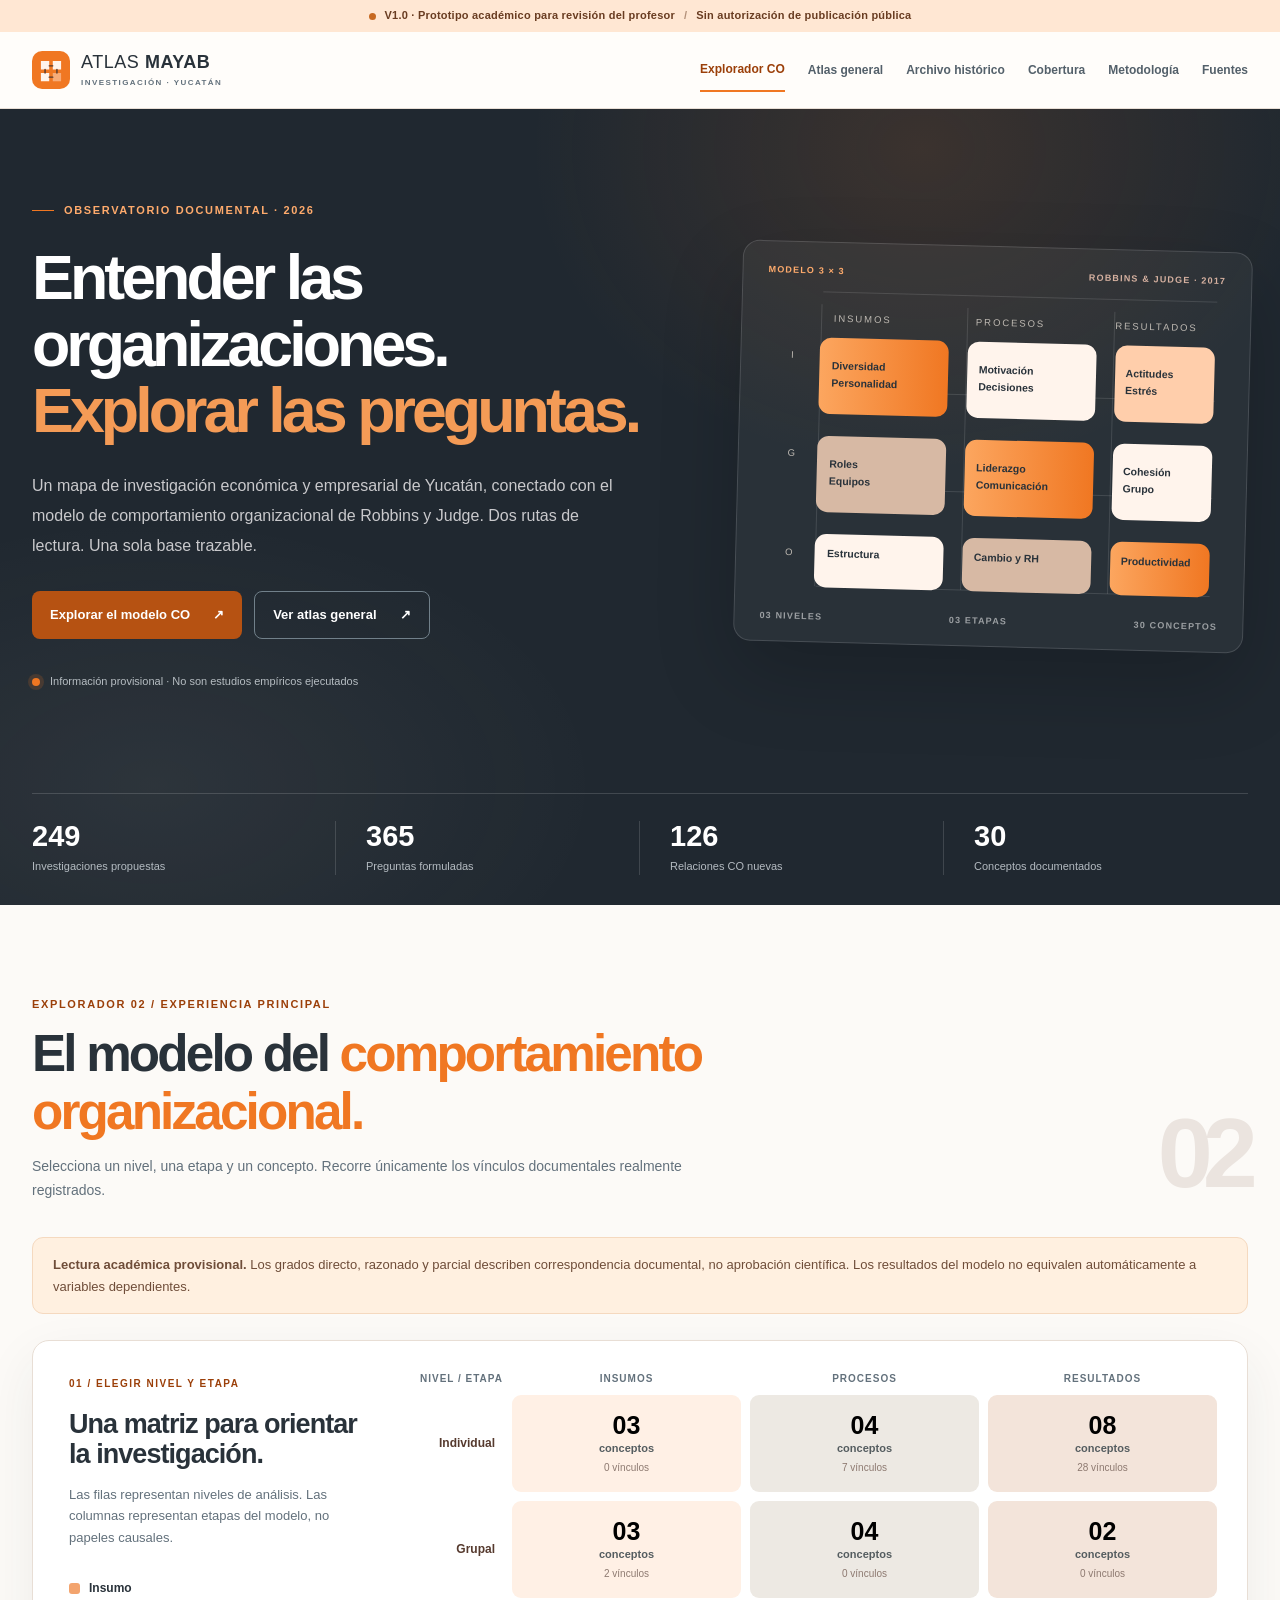
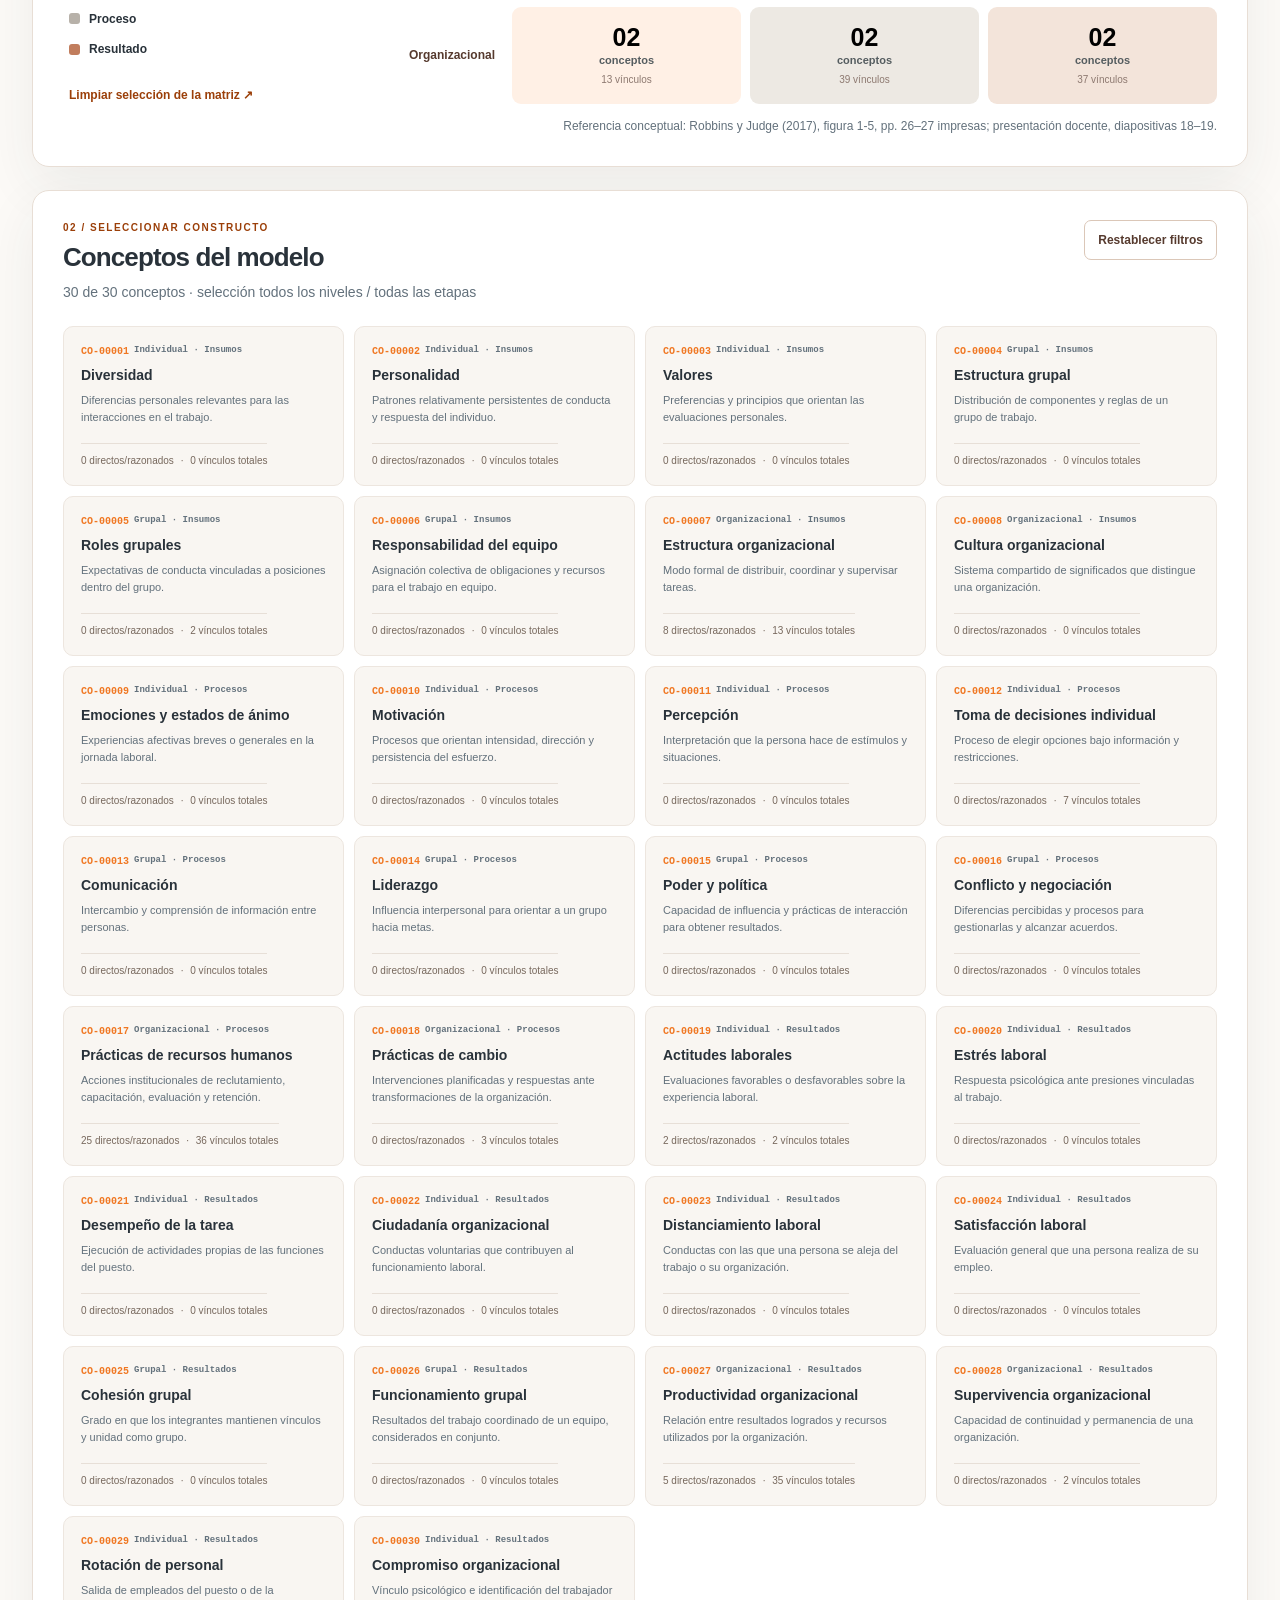
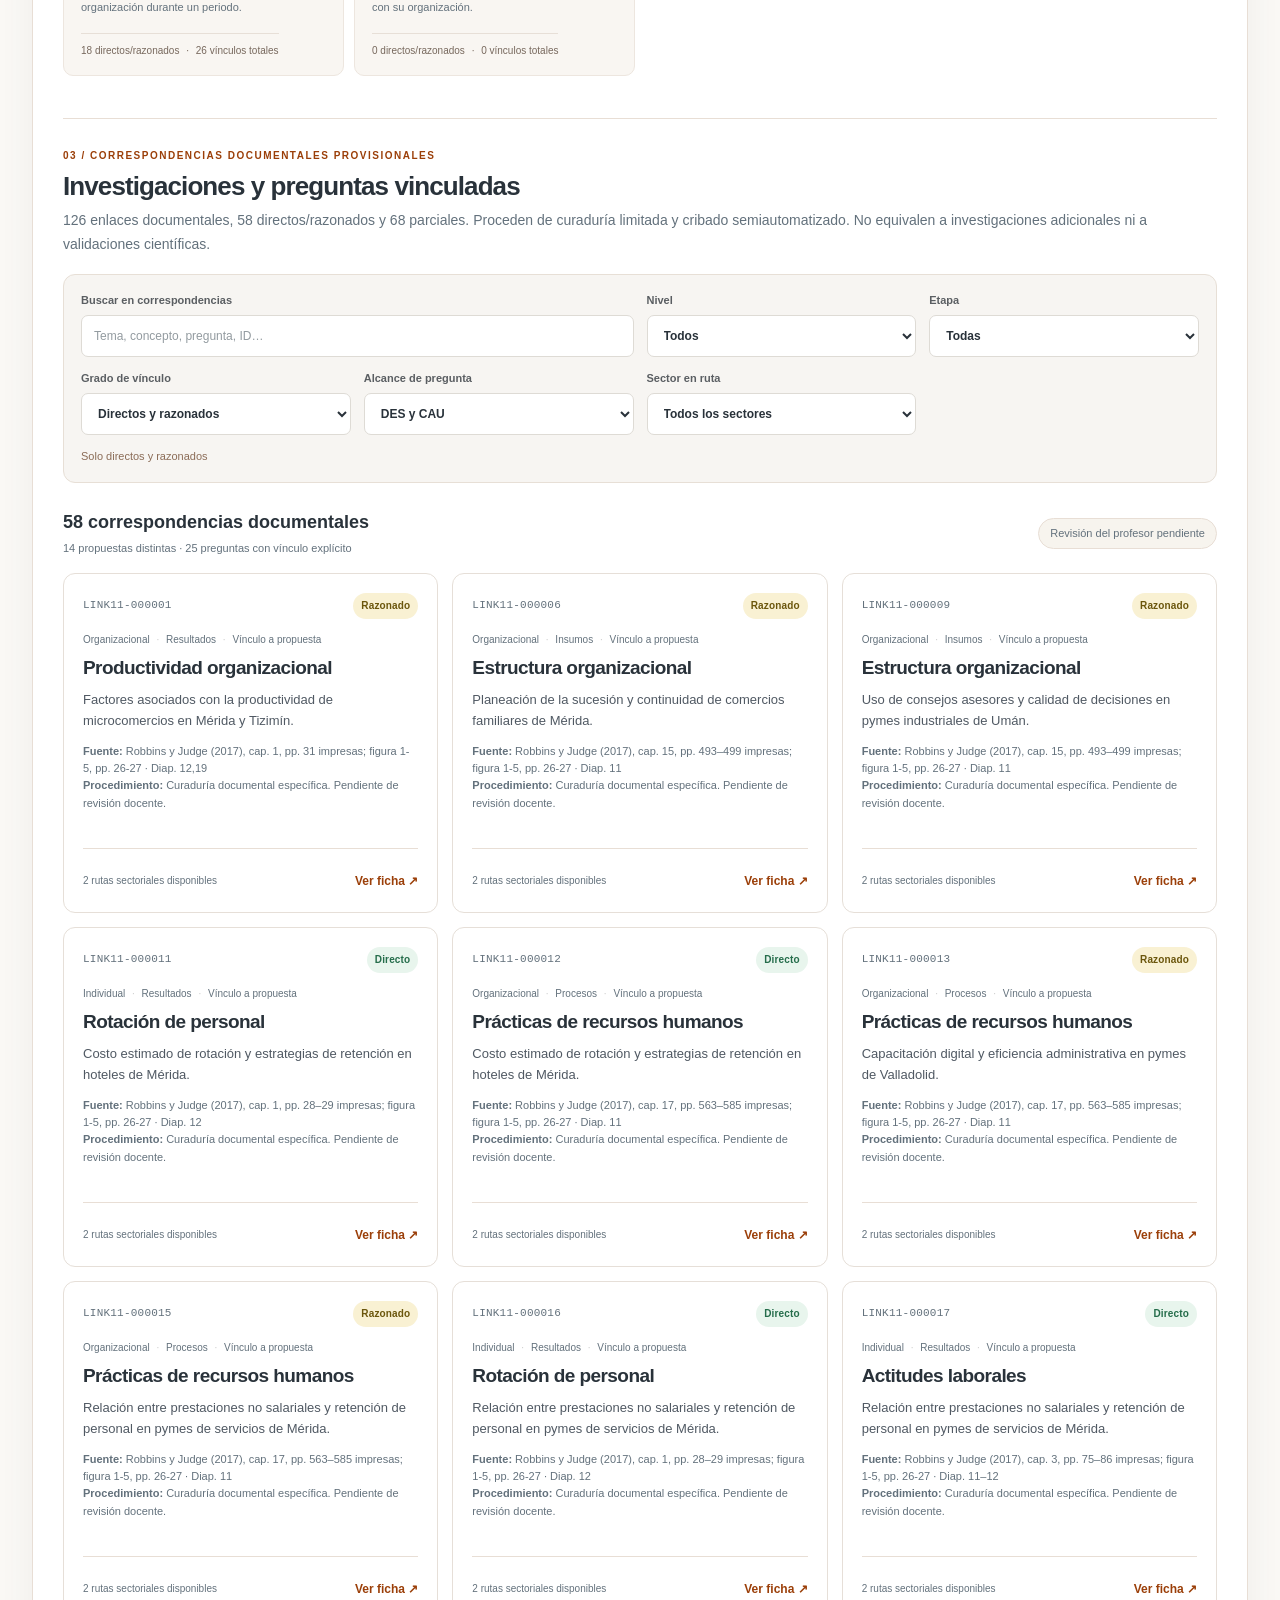
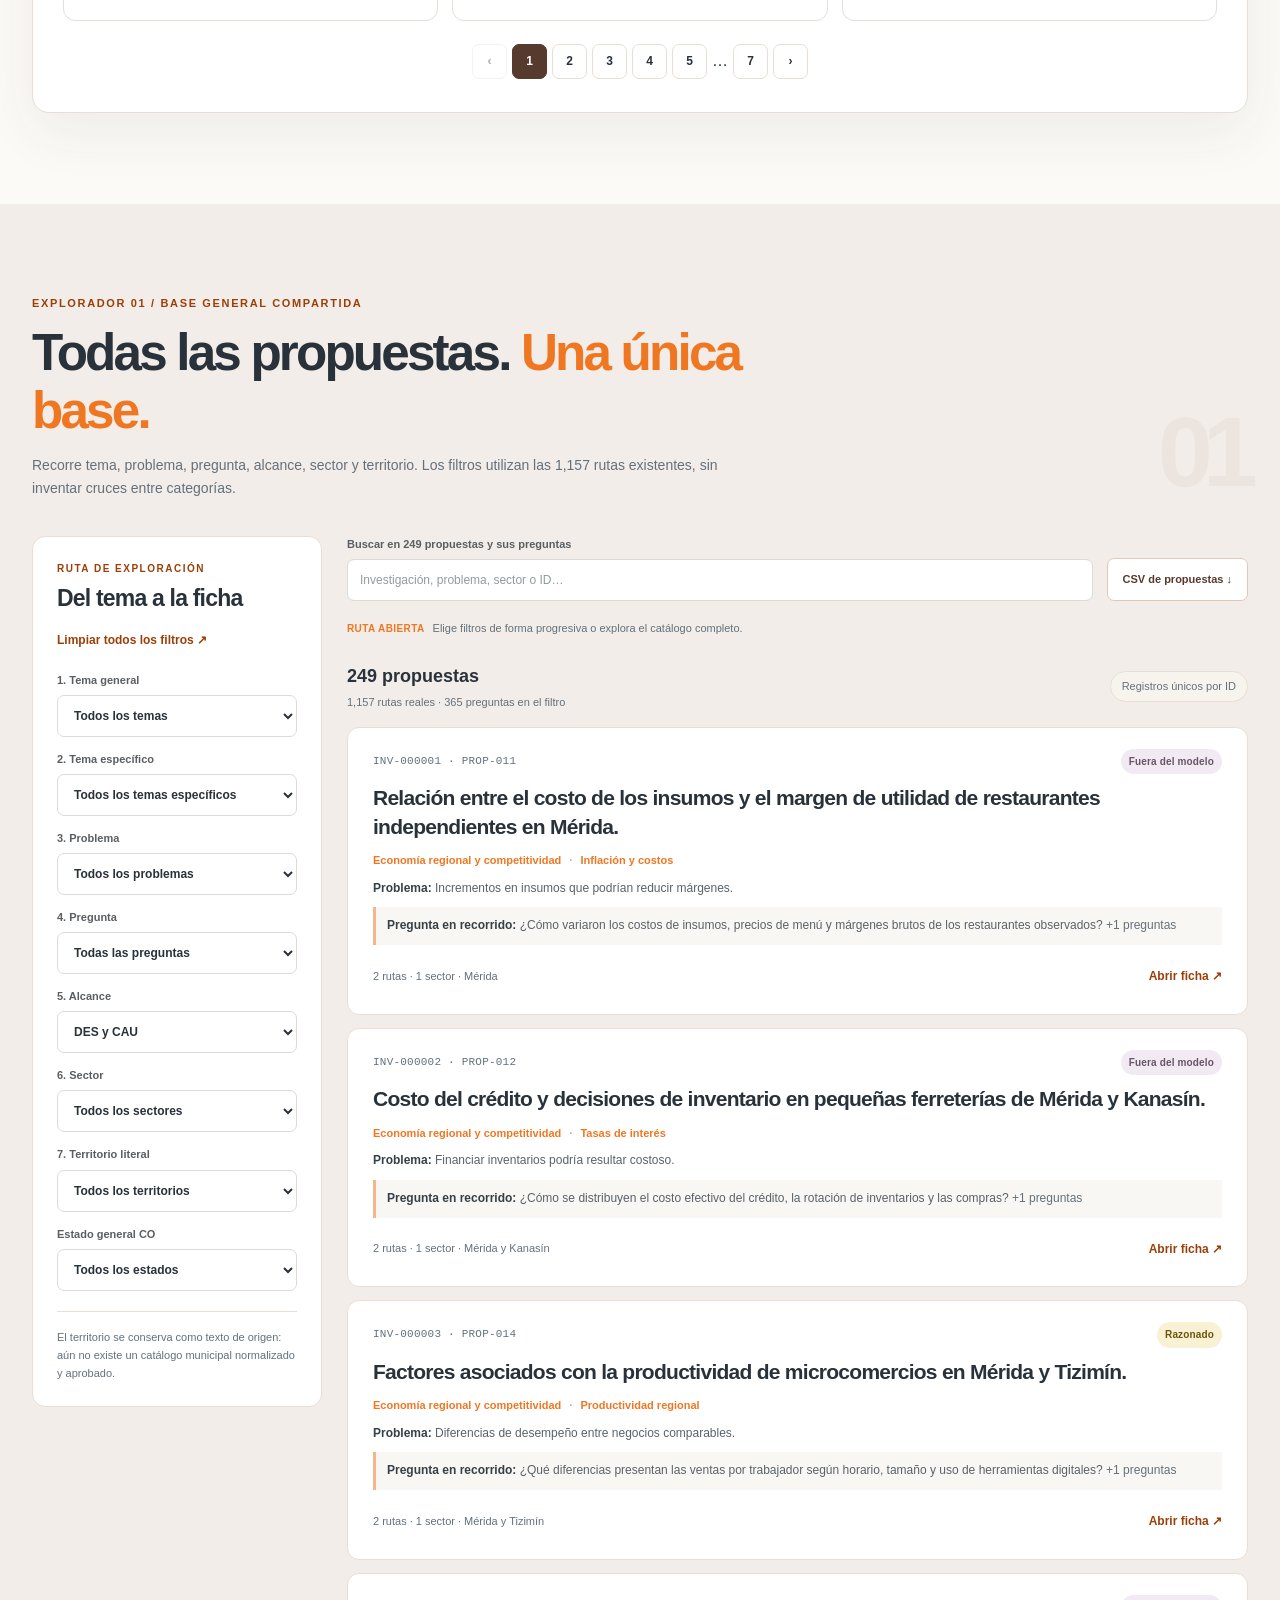
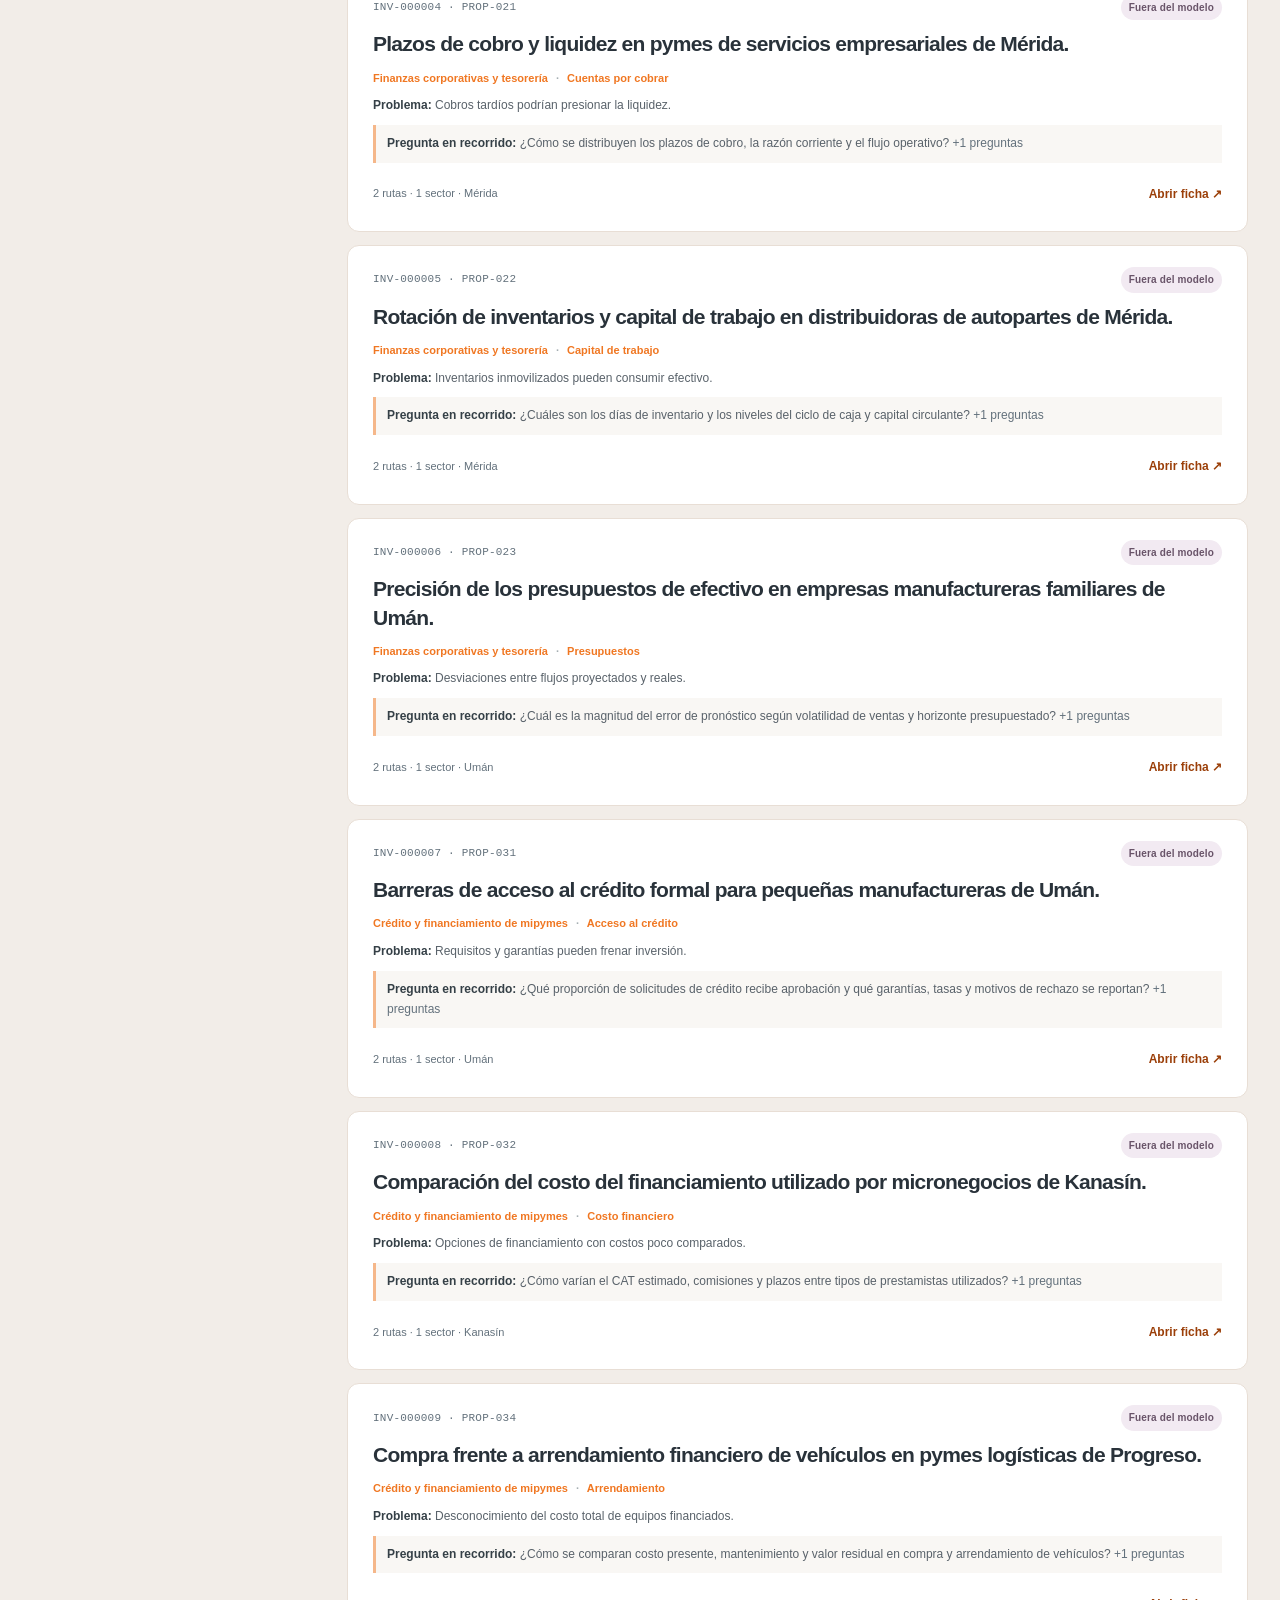
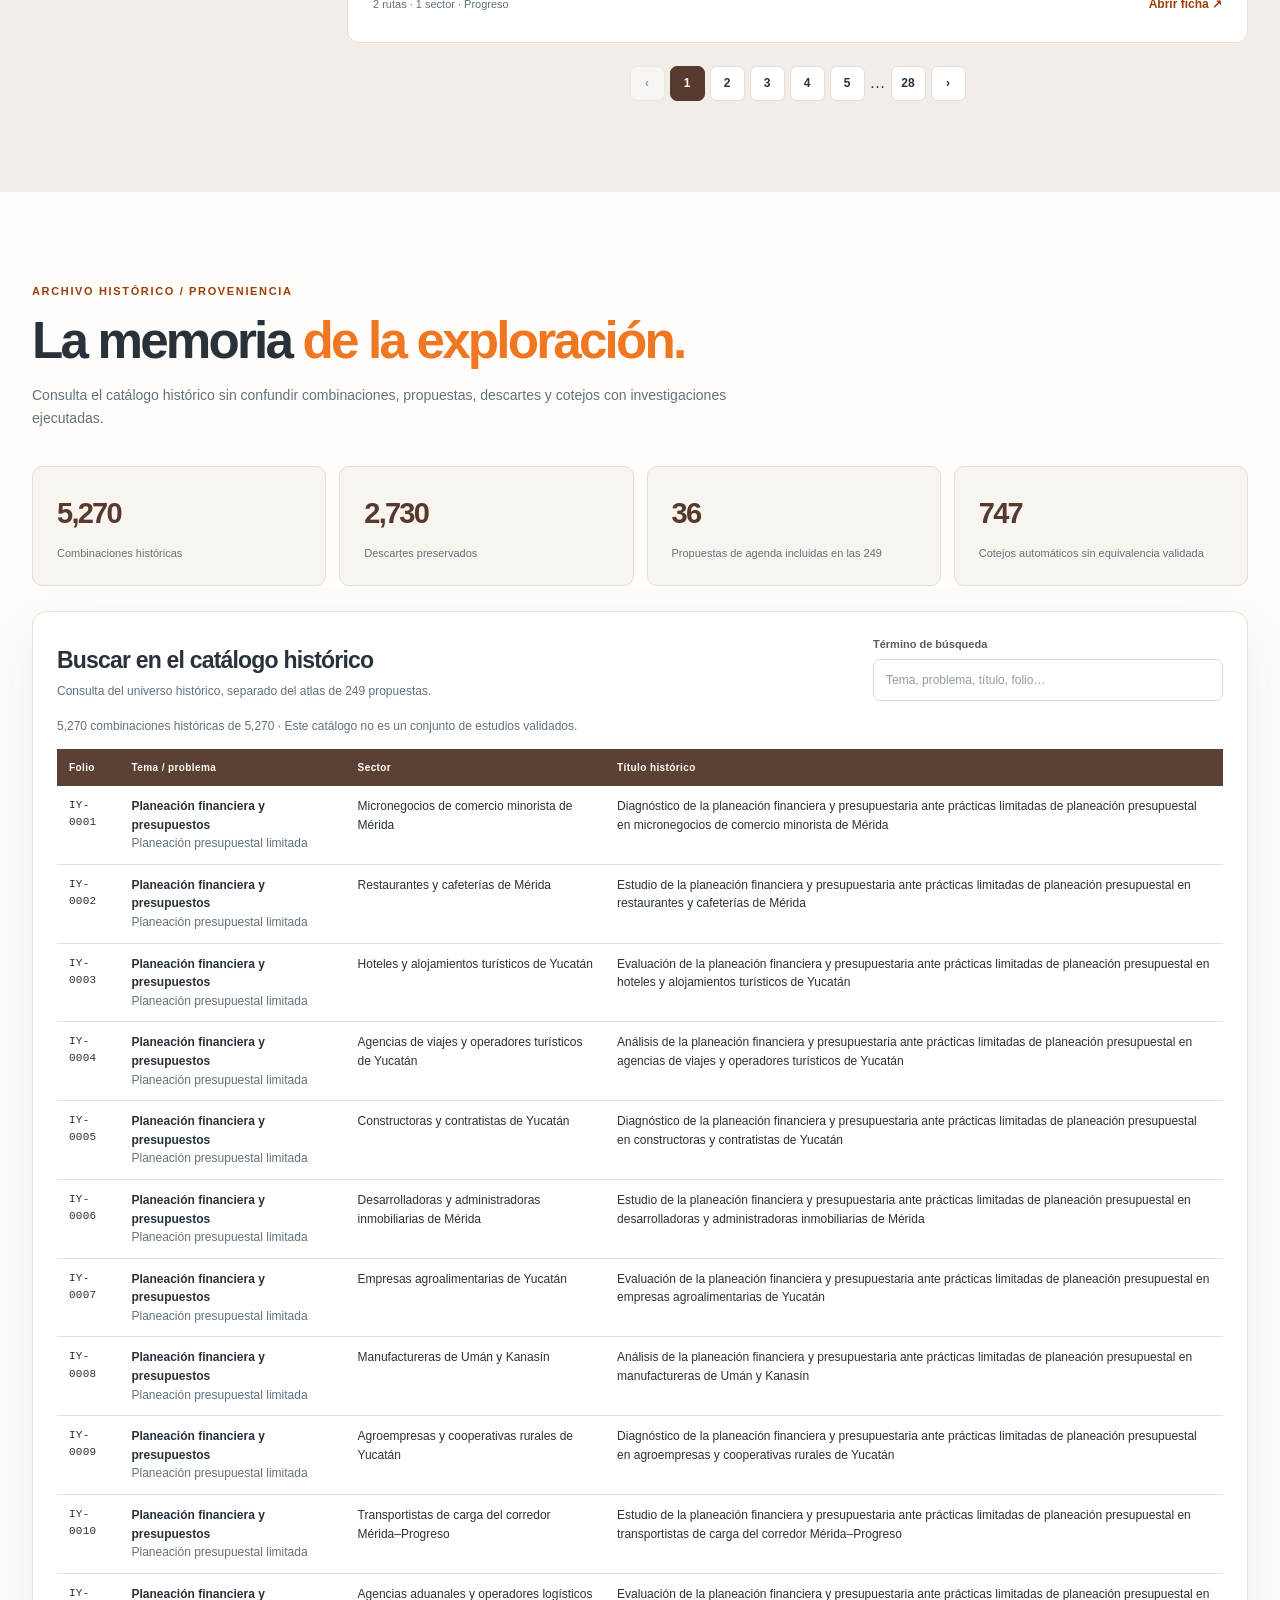
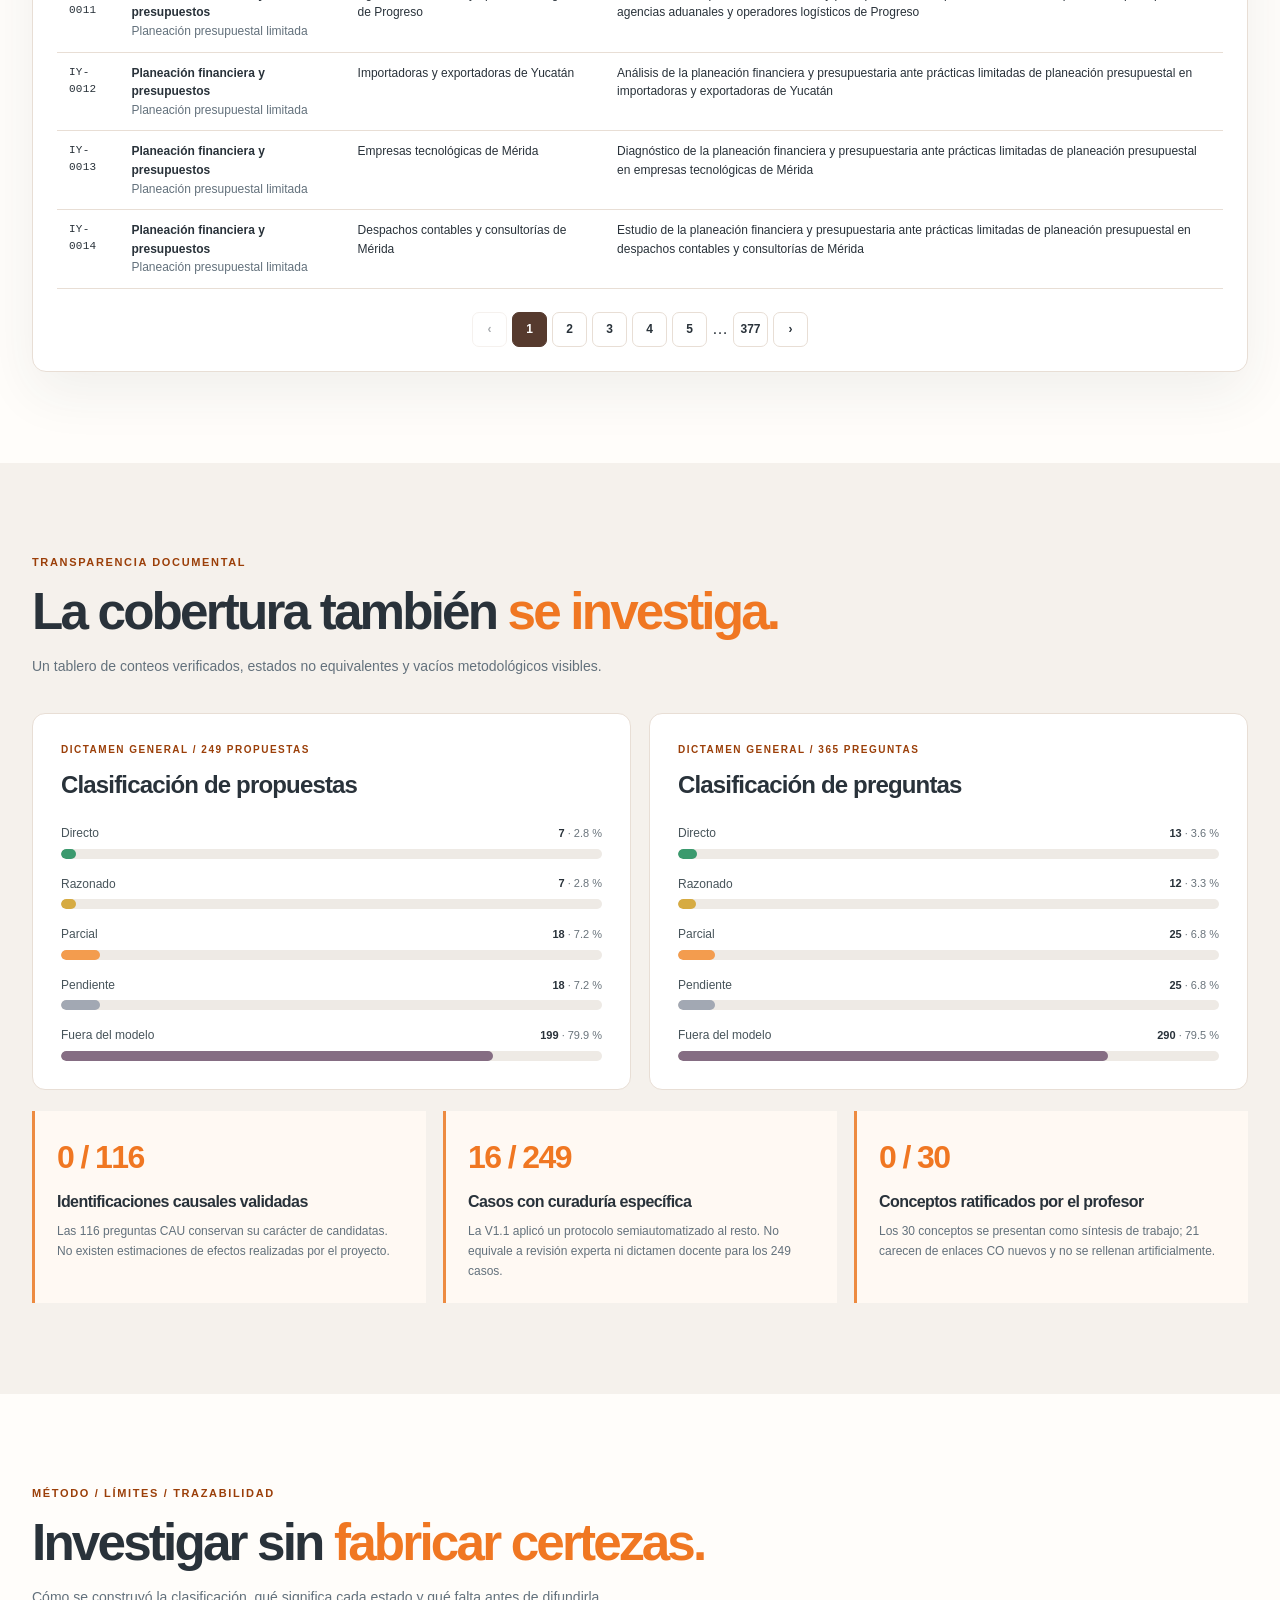
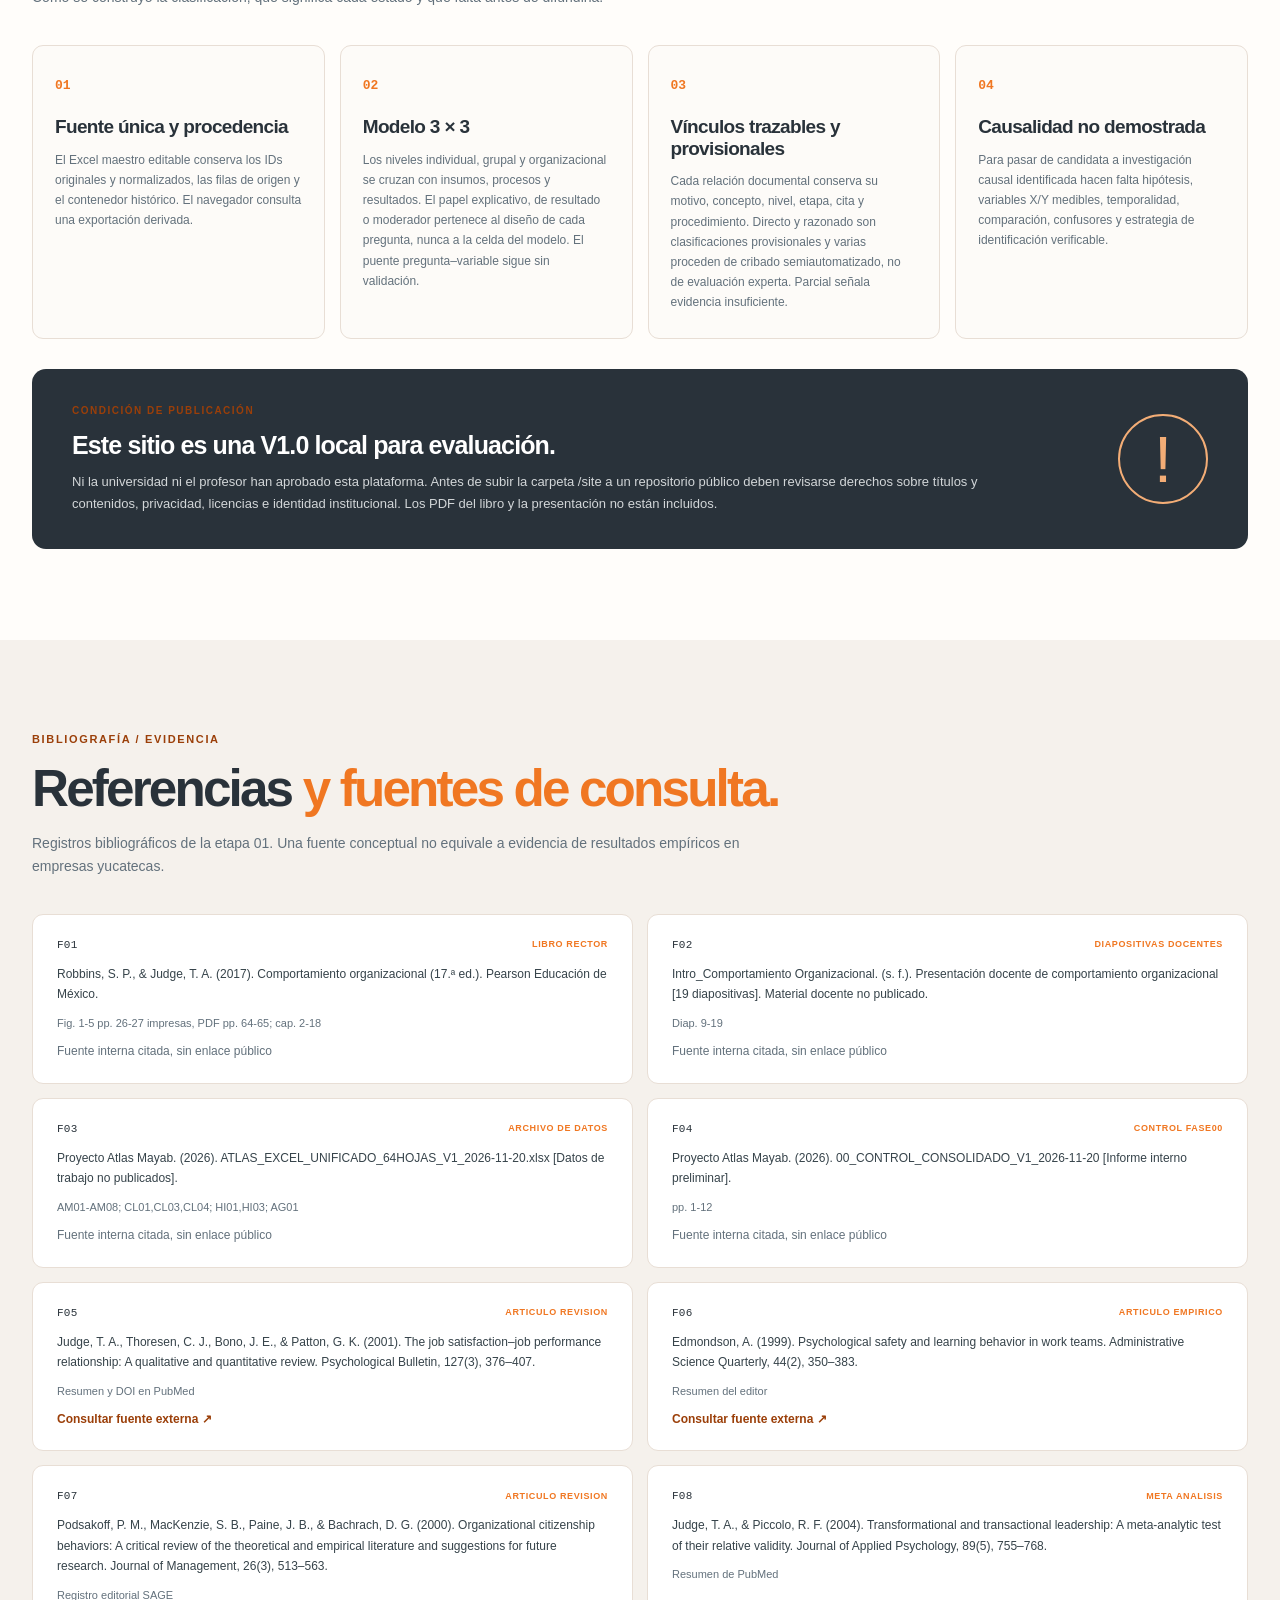
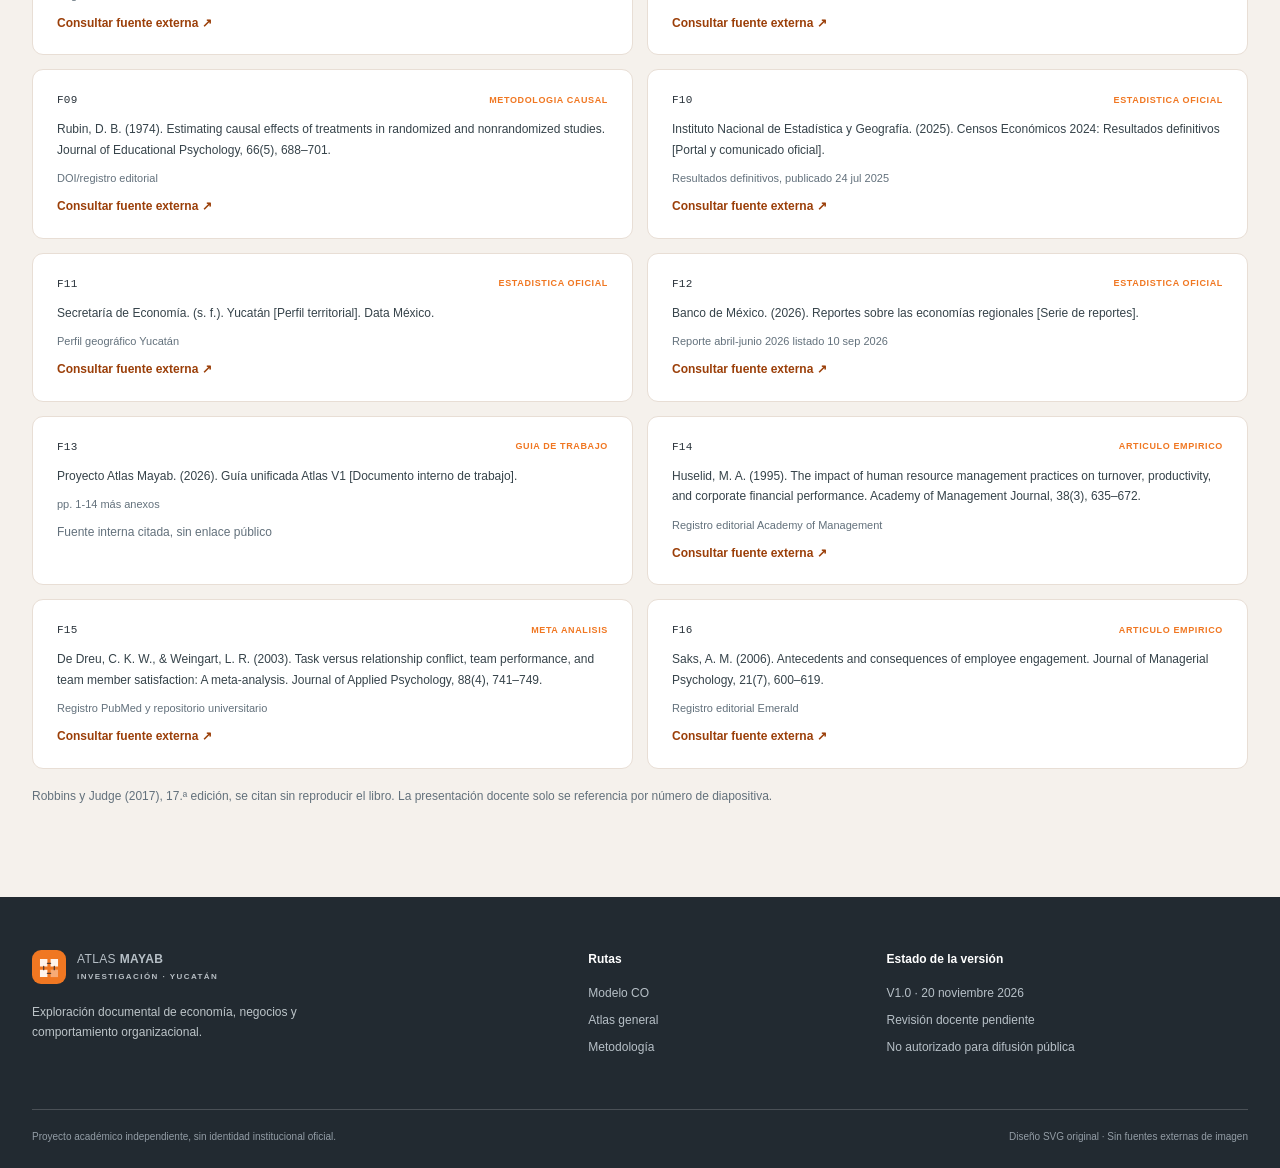
<file: index.html>
<!doctype html>
<html lang="es">
<head>
  <meta charset="utf-8">
  <meta name="viewport" content="width=device-width,initial-scale=1">
  <meta name="color-scheme" content="light">
  <meta name="theme-color" content="#29323A">
  <meta name="description" content="Atlas documental de investigación de Yucatán. Dos exploradores vinculados, modelo de comportamiento organizacional y revisión académica provisional.">
  <title>Atlas Mayab · Explorador de investigación_V1.0</title>
  <link rel="icon" type="image/svg+xml" href="./assets/brand-mark.svg">
  <link rel="stylesheet" href="./assets/styles.css">
  <script src="./data/atlas-data.js" defer></script>
  <script src="./assets/engine.js" defer></script>
  <script src="./assets/app.js" defer></script>
</head>
<body>
  <a class="skip-link" href="#contenido">Saltar al contenido</a>
  <div class="review-banner"><span class="review-dot" aria-hidden="true"></span> V1.0 · Prototipo académico para revisión del profesor <span class="review-sep">/</span> Sin autorización de publicación pública</div>
  <header class="site-header" id="inicio">
    <div class="nav-shell container">
      <a class="brand" href="#inicio" aria-label="Atlas Mayab, volver al inicio"><img src="./assets/brand-mark.svg" alt="" width="38" height="38"><span>ATLAS <strong>MAYAB</strong><small>INVESTIGACIÓN · YUCATÁN</small></span></a>
      <button id="menuToggle" type="button" class="menu-toggle" aria-expanded="false" aria-controls="navigation"><span aria-hidden="true">☰</span> Menú</button>
      <nav class="site-nav" id="navigation" aria-label="Navegación principal"><a href="#explorador-co" class="nav-co">Explorador CO</a><a href="#atlas-general">Atlas general</a><a href="#legado">Archivo histórico</a><a href="#cobertura">Cobertura</a><a href="#metodologia">Metodología</a><a href="#fuentes">Fuentes</a></nav>
    </div>
  </header>
  <main id="contenido">
    <section class="hero" aria-labelledby="heroTitle">
      <div class="container hero-layout">
        <div class="hero-copy"><span class="eyebrow hero-kicker"><span class="kicker-line"></span> OBSERVATORIO DOCUMENTAL · 2026</span>
          <h1 id="heroTitle">Entender las organizaciones. <em>Explorar las preguntas.</em></h1>
          <p>Un mapa de investigación económica y empresarial de Yucatán, conectado con el modelo de comportamiento organizacional de Robbins y Judge. Dos rutas de lectura. Una sola base trazable.</p>
          <div class="hero-actions"><a class="button button-orange" href="#explorador-co">Explorar el modelo CO <span aria-hidden="true">↗</span></a><a class="button button-ghost" href="#atlas-general">Ver atlas general <span aria-hidden="true">↗</span></a></div>
          <div class="hero-caption"><span class="pulse" aria-hidden="true"></span> Información provisional · No son estudios empíricos ejecutados</div>
        </div>
        <div class="hero-visual" aria-label="Representación visual original del modelo de tres niveles y tres etapas">
          <div class="visual-heading"><span>MODELO 3 × 3</span><span>ROBBINS &amp; JUDGE · 2017</span></div>
          <img src="./assets/model-art.svg" alt="Nueve celdas organizadas por nivel individual, grupal y organizacional y por insumos, procesos y resultados" width="480" height="340">
          <div class="visual-bottom"><span>03 NIVELES</span><span>03 ETAPAS</span><span>30 CONCEPTOS</span></div>
        </div>
      </div>
      <div class="container metric-ribbon" aria-label="Magnitudes no acumulables">
        <div class="metric"><strong id="heroInv">249</strong><span>Investigaciones propuestas</span></div>
        <div class="metric"><strong id="heroQuestions">365</strong><span>Preguntas formuladas</span></div>
        <div class="metric"><strong id="heroLinks">126</strong><span>Relaciones CO nuevas</span></div>
        <div class="metric"><strong id="heroConcepts">30</strong><span>Conceptos documentados</span></div>
      </div>
    </section>
    <section class="section principal-section" id="explorador-co" aria-labelledby="coTitle">
      <div class="container">
        <div class="section-heading"><div><div class="eyebrow label-orange">EXPLORADOR 02 / EXPERIENCIA PRINCIPAL</div><h2 id="coTitle">El modelo del <em>comportamiento organizacional.</em></h2><p>Selecciona un nivel, una etapa y un concepto. Recorre únicamente los vínculos documentales realmente registrados.</p></div><span class="index-num" aria-hidden="true">02</span></div>
        <div class="notice notice-amber" role="note"><strong>Lectura académica provisional.</strong> Los grados directo, razonado y parcial describen correspondencia documental, no aprobación científica. Los resultados del modelo no equivalen automáticamente a variables dependientes.</div>
        <div class="model-shell"><div class="model-info"><div class="panel-kicker">01 / ELEGIR NIVEL Y ETAPA</div><h3>Una matriz para orientar la investigación.</h3><p>Las filas representan niveles de análisis. Las columnas representan etapas del modelo, no papeles causales.</p><div class="model-legend"><span><i class="legend-dot ins"></i> Insumo</span><span><i class="legend-dot pro"></i> Proceso</span><span><i class="legend-dot res"></i> Resultado</span></div><button class="text-link" type="button" id="clearMatrix">Limpiar selección de la matriz <span aria-hidden="true">↗</span></button></div>
          <div class="matrix-area"><div class="matrix-header" aria-hidden="true"><div>NIVEL / ETAPA</div><div>INSUMOS</div><div>PROCESOS</div><div>RESULTADOS</div></div><div id="modelGrid" class="matrix-grid" aria-label="Matriz interactiva de nueve celdas"></div><p class="tiny muted">Referencia conceptual: Robbins y Judge (2017), figura 1-5, pp. 26–27 impresas; presentación docente, diapositivas 18–19.</p></div>
        </div>
        <div class="co-workspace"><div class="workspace-header"><div><div class="panel-kicker">02 / SELECCIONAR CONSTRUCTO</div><h3>Conceptos del modelo</h3><p id="conceptCount" class="small muted">30 conceptos de trabajo</p></div><button class="mini-button" id="clearCo" type="button">Restablecer filtros</button></div><div id="conceptCards" class="concept-grid" aria-live="polite"></div>
          <div class="workspace-header results-heading"><div><div class="panel-kicker">03 / CORRESPONDENCIAS DOCUMENTALES PROVISIONALES</div><h3>Investigaciones y preguntas vinculadas</h3><p class="small muted">126 enlaces documentales, 58 directos/razonados y 68 parciales. Proceden de curaduría limitada y cribado semiautomatizado. No equivalen a investigaciones adicionales ni a validaciones científicas.</p></div></div>
          <div class="filter-panel"><div class="filter-grid co-filter-grid"><label class="field field-wide">Buscar en correspondencias<input id="coSearch" type="search" placeholder="Tema, concepto, pregunta, ID…" autocomplete="off"></label><label class="field">Nivel<select id="coLevel"><option value="">Todos</option><option value="IND">Individual</option><option value="GRU">Grupal</option><option value="ORG">Organizacional</option></select></label><label class="field">Etapa<select id="coStage"><option value="">Todas</option><option value="INS">Insumos</option><option value="PRO">Procesos</option><option value="RES">Resultados</option></select></label><label class="field">Grado de vínculo<select id="coGrade"><option value="sustentadas">Directos y razonados</option><option value="todos">Todos, incluidos parciales</option><option value="directo">Directo</option><option value="razonado">Razonado</option><option value="parcial">Parcial (con reservas)</option></select></label><label class="field">Alcance de pregunta<select id="coAlcance"><option value="">DES y CAU</option><option value="DES">Descriptivo</option><option value="CAU">Causal candidata</option></select></label><label class="field">Sector en ruta<select id="coSector"><option value="">Todos los sectores</option></select></label></div><div id="activeCoFilters" class="active-filter-line" aria-live="polite"></div></div>
          <div class="result-toolbar"><div><strong id="coResultCount" aria-live="polite">Preparando relaciones…</strong><span id="coResultSub" class="toolbar-sub"></span></div><span class="result-note">Revisión del profesor pendiente</span></div><div id="coResults" class="results-grid" aria-live="polite" aria-relevant="additions text"></div><nav class="pager" id="coPager" aria-label="Paginación de relaciones CO"></nav>
        </div>
      </div>
    </section>
    <section class="section light-section" id="atlas-general" aria-labelledby="atlasTitle"><div class="container"><div class="section-heading"><div><div class="eyebrow label-orange">EXPLORADOR 01 / BASE GENERAL COMPARTIDA</div><h2 id="atlasTitle">Todas las propuestas. <em>Una única base.</em></h2><p>Recorre tema, problema, pregunta, alcance, sector y territorio. Los filtros utilizan las 1,157 rutas existentes, sin inventar cruces entre categorías.</p></div><span class="index-num" aria-hidden="true">01</span></div>
      <div class="atlas-layout"><aside class="atlas-sidebar" aria-label="Filtros del atlas general"><div class="sidebar-head"><div class="panel-kicker">RUTA DE EXPLORACIÓN</div><h3>Del tema a la ficha</h3><button id="atlasClear" type="button" class="text-link">Limpiar todos los filtros ↗</button></div><div class="filter-stack"><label class="field">1. Tema general<select id="atlasTema"><option value="">Todos los temas</option></select></label><label class="field">2. Tema específico<select id="atlasSubtema"><option value="">Todos los subtemas</option></select></label><label class="field">3. Problema<select id="atlasProblema"><option value="">Todos los problemas</option></select></label><label class="field">4. Pregunta<select id="atlasPregunta"><option value="">Todas las preguntas</option></select></label><label class="field">5. Alcance<select id="atlasAlcance"><option value="">DES y CAU</option><option value="DES">Descriptivo</option><option value="CAU">Causal candidata</option></select></label><label class="field">6. Sector<select id="atlasSector"><option value="">Todos los sectores</option></select></label><label class="field">7. Territorio literal<select id="atlasTerritorio"><option value="">Todos los territorios</option></select></label><label class="field">Estado general CO<select id="atlasEstado"><option value="">Todos los estados</option><option value="directo">Directo</option><option value="razonado">Razonado</option><option value="parcial">Parcial</option><option value="pendiente">Pendiente</option><option value="fuera_del_modelo">Fuera del modelo CO</option></select></label></div><div class="sidebar-footer">El territorio se conserva como texto de origen: aún no existe un catálogo municipal normalizado y aprobado.</div></aside>
      <div class="atlas-main"><div class="search-line"><label class="field field-grow">Buscar en 249 propuestas y sus preguntas<input id="atlasSearch" type="search" placeholder="Investigación, problema, sector o ID…" autocomplete="off"></label><a class="download-link" href="./data/investigaciones.csv" download="atlas_investigaciones_V1.csv">CSV de propuestas ↓</a></div><div class="path-strip" id="atlasTrail" aria-live="polite"></div><div class="result-toolbar"><div><strong id="atlasResultCount" aria-live="polite">249 propuestas</strong><span id="atlasResultSub" class="toolbar-sub"></span></div><span class="result-note">Registros únicos por ID</span></div><div id="atlasResults" class="atlas-list" aria-live="polite"></div><nav class="pager" id="atlasPager" aria-label="Paginación del atlas general"></nav></div></div>
    </div></section>
    <section class="section heritage-section" id="legado" aria-labelledby="legacyTitle"><div class="container"><div class="section-heading"><div><div class="eyebrow label-orange">ARCHIVO HISTÓRICO / PROVENIENCIA</div><h2 id="legacyTitle">La memoria <em>de la exploración.</em></h2><p>Consulta el catálogo histórico sin confundir combinaciones, propuestas, descartes y cotejos con investigaciones ejecutadas.</p></div></div>
      <div class="heritage-stats"><div><strong>5,270</strong><span>Combinaciones históricas</span></div><div><strong>2,730</strong><span>Descartes preservados</span></div><div><strong>36</strong><span>Propuestas de agenda incluidas en las 249</span></div><div><strong>747</strong><span>Cotejos automáticos sin equivalencia validada</span></div></div>
      <div class="heritage-panel"><div class="heritage-heading"><div><h3>Buscar en el catálogo histórico</h3><p>Consulta del universo histórico, separado del atlas de 249 propuestas.</p></div><label class="field legacy-search">Término de búsqueda<input id="legacySearch" type="search" placeholder="Tema, problema, título, folio…"></label></div><div class="tiny muted" id="legacyCount" aria-live="polite"></div><div class="legacy-table-wrap"><table class="legacy-table"><thead><tr><th scope="col">Folio</th><th scope="col">Tema / problema</th><th scope="col">Sector</th><th scope="col">Título histórico</th></tr></thead><tbody id="legacyResults"></tbody></table></div><nav class="pager" id="legacyPager" aria-label="Paginación del catálogo histórico"></nav></div></div></section>
    <section class="section coverage-section" id="cobertura" aria-labelledby="coverageTitle"><div class="container"><div class="section-heading"><div><div class="eyebrow label-orange">TRANSPARENCIA DOCUMENTAL</div><h2 id="coverageTitle">La cobertura también <em>se investiga.</em></h2><p>Un tablero de conteos verificados, estados no equivalentes y vacíos metodológicos visibles.</p></div></div><div class="coverage-grid"><div class="surface-card"><div class="panel-kicker">DICTAMEN GENERAL / 249 PROPUESTAS</div><h3>Clasificación de propuestas</h3><div id="propStatusBars" class="bars"></div></div><div class="surface-card"><div class="panel-kicker">DICTAMEN GENERAL / 365 PREGUNTAS</div><h3>Clasificación de preguntas</h3><div id="questionStatusBars" class="bars"></div></div></div><div class="coverage-bottom"><div class="data-callout"><strong>0 / 116</strong><h3>Identificaciones causales validadas</h3><p>Las 116 preguntas CAU conservan su carácter de candidatas. No existen estimaciones de efectos realizadas por el proyecto.</p></div><div class="data-callout"><strong>16 / 249</strong><h3>Casos con curaduría específica</h3><p>La V1.1 aplicó un protocolo semiautomatizado al resto. No equivale a revisión experta ni dictamen docente para los 249 casos.</p></div><div class="data-callout"><strong>0 / 30</strong><h3>Conceptos ratificados por el profesor</h3><p>Los 30 conceptos se presentan como síntesis de trabajo; 21 carecen de enlaces CO nuevos y no se rellenan artificialmente.</p></div></div></div></section>
    <section class="section method-section" id="metodologia" aria-labelledby="methodTitle"><div class="container"><div class="section-heading"><div><div class="eyebrow label-orange">MÉTODO / LÍMITES / TRAZABILIDAD</div><h2 id="methodTitle">Investigar sin <em>fabricar certezas.</em></h2><p>Cómo se construyó la clasificación, qué significa cada estado y qué falta antes de difundirla.</p></div></div><div class="method-grid"><article class="method-card"><span>01</span><h3>Fuente única y procedencia</h3><p>El Excel maestro editable conserva los IDs originales y normalizados, las filas de origen y el contenedor histórico. El navegador consulta una exportación derivada.</p></article><article class="method-card"><span>02</span><h3>Modelo 3 × 3</h3><p>Los niveles individual, grupal y organizacional se cruzan con insumos, procesos y resultados. El papel explicativo, de resultado o moderador pertenece al diseño de cada pregunta, nunca a la celda del modelo. El puente pregunta–variable sigue sin validación.</p></article><article class="method-card"><span>03</span><h3>Vínculos trazables y provisionales</h3><p>Cada relación documental conserva su motivo, concepto, nivel, etapa, cita y procedimiento. Directo y razonado son clasificaciones provisionales y varias proceden de cribado semiautomatizado, no de evaluación experta. Parcial señala evidencia insuficiente.</p></article><article class="method-card"><span>04</span><h3>Causalidad no demostrada</h3><p>Para pasar de candidata a investigación causal identificada hacen falta hipótesis, variables X/Y medibles, temporalidad, comparación, confusores y estrategia de identificación verificable.</p></article></div><div class="method-warning"><div><div class="panel-kicker">CONDICIÓN DE PUBLICACIÓN</div><h3>Este sitio es una V1.0 local para evaluación.</h3><p>Ni la universidad ni el profesor han aprobado esta plataforma. Antes de subir la carpeta /site a un repositorio público deben revisarse derechos sobre títulos y contenidos, privacidad, licencias e identidad institucional. Los PDF del libro y la presentación no están incluidos.</p></div><div class="warning-mark" aria-hidden="true">!</div></div></div></section>
    <section class="section sources-section" id="fuentes" aria-labelledby="sourceTitle"><div class="container"><div class="section-heading"><div><div class="eyebrow label-orange">BIBLIOGRAFÍA / EVIDENCIA</div><h2 id="sourceTitle">Referencias <em>y fuentes de consulta.</em></h2><p>Registros bibliográficos de la etapa 01. Una fuente conceptual no equivale a evidencia de resultados empíricos en empresas yucatecas.</p></div></div><div class="sources-grid" id="sourcesGrid"></div><p class="tiny muted">Robbins y Judge (2017), 17.ª edición, se citan sin reproducir el libro. La presentación docente solo se referencia por número de diapositiva.</p></div></section>
  </main>
  <footer class="footer"><div class="container footer-main"><div><a class="brand footer-brand" href="#inicio"><img src="./assets/brand-mark.svg" alt="" width="34" height="34"><span>ATLAS <strong>MAYAB</strong><small>INVESTIGACIÓN · YUCATÁN</small></span></a><p>Exploración documental de economía, negocios y comportamiento organizacional.</p></div><div><strong>Rutas</strong><a href="#explorador-co">Modelo CO</a><a href="#atlas-general">Atlas general</a><a href="#metodologia">Metodología</a></div><div><strong>Estado de la versión</strong><span>V1.0 · 20 noviembre 2026</span><span>Revisión docente pendiente</span><span>No autorizado para difusión pública</span></div></div><div class="container footer-bottom"><span>Proyecto académico independiente, sin identidad institucional oficial.</span><span>Diseño SVG original · Sin fuentes externas de imagen</span></div></footer>
  <dialog class="ficha-dialog" id="fichaDialog" aria-labelledby="fichaTitle"><div class="dialog-inner"><div class="dialog-top"><div><span class="eyebrow label-orange">FICHA ORIGINAL · EXPEDIENTE DOCUMENTAL</span><h2 id="fichaTitle">Investigación</h2></div><button id="closeFicha" class="close-button" type="button" aria-label="Cerrar ficha">×</button></div><div id="fichaBody"></div><div class="dialog-actions"><button id="goAtlasFromFicha" class="mini-button" type="button">Ver este ID en Atlas general</button><button id="goCoFromFicha" class="mini-button" type="button" hidden>Ver vínculos CO de este ID</button><button id="printFicha" class="button button-orange" type="button">Imprimir ficha / guardar como PDF</button><button id="closeFichaBottom" class="mini-button" type="button">Cerrar</button></div></div></dialog>
  <noscript><div class="noscript">Activa JavaScript para explorar las tablas. Los datos originales permanecen disponibles en los CSV de la carpeta data.</div></noscript>
</body>
</html>
</file>
<file: assets/styles.css>
/* ATLAS MAYAB 1.0 / Original CSS design. Independent academic preview. */
:root{--ink:#29323A;--brown:#563A2E;--orange:#F07722;--orange2:#F5A35A;--ivory:#FFF4EC;--paper:#fffdfa;--sub:#63717C;--border:#e8ded5;--slate:#202830;--shadow:0 20px 55px rgba(41,50,58,.07);--r:17px;--max:1250px;scroll-behavior:smooth}
*{box-sizing:border-box}html{scroll-padding-top:98px}body{margin:0;background:#fcfaf7;color:var(--ink);font-family:Inter,ui-sans-serif,-apple-system,BlinkMacSystemFont,"Segoe UI",Roboto,Arial,sans-serif;-webkit-font-smoothing:antialiased;line-height:1.55}a{color:inherit}button,input,select{font:inherit}button{cursor:pointer}button:disabled{cursor:not-allowed;opacity:.4}h1,h2,h3,h4,p{margin:0}h1,h2,h3{letter-spacing:-.035em;line-height:1.13}h4{line-height:1.3}p{line-height:1.68}.container{width:min(var(--max),calc(100% - 64px));margin-inline:auto}.muted{color:var(--sub)}.tiny{font-size:12px;line-height:1.6}.small{font-size:14px}.mono{font-family:ui-monospace,"SFMono-Regular",Menlo,Consolas,monospace;font-size:11px;letter-spacing:.02em}.eyebrow{font-size:11px;font-weight:800;letter-spacing:.15em}.label-orange{color:var(--orange)}.flex{display:flex;align-items:center;flex-wrap:wrap;gap:9px}.skip-link{position:absolute;top:-100px;left:20px;background:white;color:var(--ink);z-index:999;padding:12px 16px;border:2px solid var(--orange)}.skip-link:focus{top:8px}a:focus-visible,button:focus-visible,input:focus-visible,select:focus-visible{outline:3px solid #ffab66;outline-offset:3px}::selection{background:#FFD4B5;color:var(--ink)}
.review-banner{background:#ffe7d3;color:#693c21;font-size:11px;font-weight:700;text-align:center;min-height:32px;display:flex;justify-content:center;align-items:center;gap:9px;letter-spacing:.02em;padding:5px 14px}.review-dot{width:7px;height:7px;border-radius:50%;background:#c76921}.review-sep{opacity:.5}.site-header{background:var(--paper);border-bottom:1px solid var(--border);position:sticky;top:0;z-index:30}.nav-shell{min-height:76px;display:flex;align-items:center;justify-content:space-between;gap:20px}.brand{text-decoration:none;display:flex;align-items:center;gap:11px;color:var(--ink);flex-shrink:0}.brand span{display:block;font-size:18px;letter-spacing:.03em;font-weight:400;line-height:1}.brand strong{font-weight:900}.brand small{display:block;font-size:8px;letter-spacing:.18em;font-weight:700;color:var(--sub);margin-top:8px}.site-nav{display:flex;align-items:center;gap:clamp(10px,1.8vw,25px)}.site-nav a{text-decoration:none;font-size:12px;font-weight:730;color:#53606A;white-space:nowrap;transition:color .2s}.site-nav a:hover{color:var(--orange)}.site-nav .nav-co{color:var(--orange);border-bottom:2px solid var(--orange);padding:12px 0}.menu-toggle{display:none;border:1px solid var(--border);background:white;padding:8px 11px;border-radius:7px;font-weight:700;font-size:12px}
.hero{background:radial-gradient(ellipse at 72% 5%,rgba(240,119,34,.13),transparent 30%),radial-gradient(ellipse at 12% 85%,rgba(255,244,236,.06),transparent 28%),var(--slate);color:#fff;overflow:hidden}.hero-layout{display:grid;grid-template-columns:1.12fr .88fr;gap:clamp(36px,4.5vw,74px);align-items:center;padding:93px 0 103px}.hero-copy{max-width:690px}.hero-kicker{color:#ffab6c;display:flex;align-items:center;gap:10px}.kicker-line{height:1px;width:22px;background:var(--orange)}.hero h1{font-size:clamp(41px,4.9vw,71px);font-weight:800;letter-spacing:-.063em;line-height:1.06;margin:25px 0 28px}.hero h1 em{font-style:normal;color:#f49b56}.hero-copy>p{font-size:16px;max-width:600px;color:#c9c9cc;line-height:1.85}.hero-actions{display:flex;flex-wrap:wrap;gap:12px;margin-top:31px}.button{display:inline-flex;text-decoration:none;border:0;border-radius:8px;align-items:center;justify-content:center;gap:23px;min-height:48px;padding:13px 18px;font-size:13px;font-weight:800;transition:transform .2s,filter .2s}.button:hover{transform:translateY(-2px)}.button-orange{color:white;background:var(--orange)}.button-ghost{color:white;background:transparent;border:1px solid #71808a}.hero-caption{font-size:11px;color:#b6bdc2;margin-top:34px;display:flex;align-items:center;gap:10px}.pulse{width:8px;height:8px;background:var(--orange);border-radius:50%;box-shadow:0 0 0 4px rgba(240,119,34,.16)}.hero-visual{align-self:center;background:rgba(255,255,255,.045);border:1px solid rgba(255,255,255,.14);border-radius:17px;padding:22px 25px 17px;box-shadow:0 32px 80px rgba(0,0,0,.19);transform:rotate(1.5deg)}.visual-heading,.visual-bottom{display:flex;justify-content:space-between;gap:9px;font-size:9px;letter-spacing:.13em;font-weight:800;color:#d6b1a0}.visual-heading span:first-child{color:#ffab6c}.hero-visual img{width:100%;height:auto;max-height:340px}.visual-bottom{color:#fff8;gap:20px}.metric-ribbon{display:grid;grid-template-columns:repeat(4,1fr);border-top:1px solid #ffffff26;max-width:var(--max);padding:27px 0 30px}.metric{display:flex;flex-direction:column;gap:5px;border-right:1px solid #ffffff24;padding-left:30px}.metric:first-child{padding-left:0}.metric:last-child{border:0}.metric strong{font-size:29px;font-weight:850;line-height:1.1}.metric span{color:#b4bbc1;font-size:11px}
.section{padding:91px 0}.section-heading{display:flex;align-items:end;justify-content:space-between;margin-bottom:35px;gap:30px}.section-heading h2{font-size:clamp(34px,4vw,55px);letter-spacing:-.055em;max-width:830px;margin:12px 0 14px;font-weight:820}.section-heading h2 em{font-style:normal;color:var(--orange)}.section-heading p{font-size:14px;max-width:720px;color:var(--sub)}.index-num{font-size:99px;letter-spacing:-.1em;color:#ebe4df;font-weight:800;line-height:1;user-select:none}.notice{border-radius:11px;padding:16px 20px;margin-bottom:26px;font-size:13px;line-height:1.65}.notice-amber{background:#fff0e0;border:1px solid #f5d9bf;color:#6f4d39}.principal-section{background:#fcfaf7}.model-shell{background:white;border:1px solid var(--border);border-radius:var(--r);padding:30px;display:grid;grid-template-columns:300px 1fr;gap:35px;box-shadow:var(--shadow)}.panel-kicker{font-size:10px;color:var(--orange);font-weight:850;letter-spacing:.15em}.model-info{padding:5px 6px}.model-info h3{font-size:27px;margin:17px 0 14px}.model-info p{color:var(--sub);font-size:13px}.model-legend{margin-top:30px;display:flex;flex-direction:column;gap:12px;font-size:12px;color:var(--ink);font-weight:700}.model-legend span{display:flex;align-items:center;gap:9px}.legend-dot{display:inline-block;width:11px;height:11px;border-radius:3px}.legend-dot.ins{background:#f3a46e}.legend-dot.pro{background:#b7b1a9}.legend-dot.res{background:#c17d5d}.text-link{display:inline-block;border:0;background:transparent;color:var(--orange);font-weight:800;font-size:12px;text-align:left;padding:0;border-bottom:1px solid transparent}.text-link:hover{border-bottom-color:var(--orange)}.model-info .text-link{margin-top:27px}.matrix-header{display:grid;grid-template-columns:105px repeat(3,minmax(0,1fr));gap:9px;margin:0 0 8px}.matrix-header>div{text-align:center;font-size:10px;letter-spacing:.1em;font-weight:800;color:var(--sub)}.matrix-header>div:first-child{text-align:right}.model-row{display:grid;grid-template-columns:105px repeat(3,minmax(0,1fr));gap:9px;margin-bottom:9px}.row-label{font-size:12px;font-weight:800;display:flex;align-items:center;justify-content:flex-end;text-align:right;padding:8px;color:var(--brown)}.matrix-cell{padding:13px 7px;text-align:left;border:1px solid transparent;border-radius:9px;min-height:97px;display:flex;flex-direction:column;justify-content:center;align-items:center;transition:transform .15s,box-shadow .15s,border .15s}.matrix-cell:hover{transform:translateY(-2px);box-shadow:0 6px 15px #0001}.matrix-cell.ins{background:#fff0e5}.matrix-cell.pro{background:#ede9e3}.matrix-cell.res{background:#f3e4da}.matrix-cell.selected{border:2px solid #c95a09;box-shadow:0 0 0 3px #ffbb7b80}.matrix-cell strong{font-size:25px;line-height:1.2;font-weight:850}.matrix-cell span{font-size:11px;color:#555d60;font-weight:720}.matrix-cell small{font-size:10px;color:#8d7970;margin-top:3px}.matrix-area>.tiny{text-align:right;margin:13px 0 0}
.co-workspace{margin-top:23px;background:white;border:1px solid var(--border);border-radius:var(--r);padding:29px 30px 33px;box-shadow:var(--shadow)}.workspace-header{display:flex;align-items:start;justify-content:space-between;gap:22px}.workspace-header h3{margin:8px 0;font-size:26px}.mini-button{border:1px solid #dbc7b8;border-radius:7px;color:var(--brown);background:white;font-size:12px;font-weight:800;padding:10px 13px}.mini-button:hover{background:#fff2e8}.concept-grid{display:grid;grid-template-columns:repeat(4,1fr);gap:10px;margin-top:22px}.concept-card{background:#f9f6f2;color:var(--ink);border:1px solid #ede6df;border-radius:10px;text-align:left;min-height:160px;padding:17px;display:flex;flex-direction:column;transition:background .2s,border .2s,transform .2s;gap:7px}.concept-card:hover{border-color:var(--orange);transform:translateY(-2px)}.concept-card.active{background:#fff0e5;border:2px solid var(--orange)}.concept-code{display:flex;flex-wrap:wrap;justify-content:space-between;font-family:monospace;font-size:10px;color:var(--orange);font-weight:800;gap:5px}.concept-code span{font-family:inherit;font-size:9px;color:var(--sub)}.concept-card strong{font-size:14px;line-height:1.28}.concept-description{font-size:11px;line-height:1.55;color:var(--sub);flex:1}.concept-bottom{border-top:1px solid #e7dfd7;padding-top:9px;color:#77685d;font-size:10px}.concept-bottom span{margin:0 4px}.results-heading{margin-top:42px;padding-top:29px;border-top:1px solid var(--border)}.filter-panel{background:#f7f5f2;border:1px solid #e7dfd6;border-radius:12px;margin-top:18px;padding:17px}.filter-grid{display:grid;grid-template-columns:repeat(3,minmax(0,1fr));gap:13px}.co-filter-grid{grid-template-columns:repeat(4,minmax(0,1fr))}.field{display:flex;flex-direction:column;gap:6px;font-size:11px;color:#5a5e62;font-weight:750}.field-wide{grid-column:span 2}.field input,.field select{width:100%;border:1px solid #dedbd5;background:white;border-radius:7px;min-height:42px;padding:10px 12px;color:var(--ink);font-size:12px;font-weight:550;min-width:0}.field input::placeholder{color:#939ba0;font-weight:450}.field select{padding-right:19px;white-space:nowrap;text-overflow:ellipsis}.active-filter-line{font-size:11px;color:#8b6c57;margin-top:13px}.result-toolbar{display:flex;justify-content:space-between;align-items:center;gap:17px;margin:26px 0 16px}.result-toolbar strong{display:block;font-size:18px}.toolbar-sub{display:block;font-size:11px;color:var(--sub);margin-top:3px}.result-note{font-size:11px;color:var(--sub);background:#f7f4ee;border:1px solid var(--border);border-radius:100px;padding:6px 11px;text-align:center}.results-grid{display:grid;grid-template-columns:repeat(3,minmax(0,1fr));gap:14px}.result-card{display:flex;flex-direction:column;border:1px solid #e6dfd8;border-radius:12px;padding:19px 19px 15px;background:white;min-height:340px}.result-card:hover,.atlas-item:hover{border-color:#e8b48b;box-shadow:0 12px 23px #29323a0a}.result-card.partial-card{background:#fefcfa}.card-head,.atlas-item-top{display:flex;align-items:center;justify-content:space-between;gap:10px}.card-head .mono,.atlas-item-top .mono{color:var(--sub)}.status-tag{display:inline-block;font-size:10px;font-weight:850;letter-spacing:.015em;border-radius:100px;padding:5px 8px;white-space:nowrap}.status-directo{color:#256d4b;background:#e8f5ed}.status-razonado{color:#6b560c;background:#f9f1d3}.status-parcial{color:#91501e;background:#fff0da}.status-pendiente{color:#5f6470;background:#eceef3}.status-fuera_del_modelo{color:#695469;background:#f2eaf2}.card-subtitle{font-size:10px;color:var(--sub);margin:13px 0 9px}.card-subtitle span{margin:0 4px;color:#ccc}.result-card h4{font-size:19px;letter-spacing:-.03em}.result-title{font-size:13px;color:#505963;margin-top:9px;line-height:1.6}.co-question{font-size:11px;margin-top:9px;color:#48545a;border-left:3px solid #f7ba86;padding-left:9px;line-height:1.5}.co-question span{font-weight:800}.card-cite{font-size:11px;color:var(--sub);margin-top:12px;line-height:1.55}.card-footer{border-top:1px solid var(--border);display:flex;justify-content:space-between;align-items:center;gap:9px;margin-top:auto;padding-top:16px;font-size:10px;color:var(--sub)}.card-action{border:0;background:transparent;color:#b85c1c;font-size:12px;font-weight:850;white-space:nowrap;padding:7px 0}.card-action:hover{text-decoration:underline}.pager{display:flex;justify-content:center;align-items:center;flex-wrap:wrap;gap:5px;margin-top:23px}.page-button{background:white;border:1px solid var(--border);border-radius:7px;min-width:35px;height:35px;color:var(--ink);font-size:12px;font-weight:700}.page-button:hover:not(:disabled),.page-button.active{background:var(--brown);border-color:var(--brown);color:white}.empty-state{grid-column:1/-1;min-height:245px;border:1px dashed #dccbc1;border-radius:11px;display:flex;flex-direction:column;align-items:center;justify-content:center;text-align:center;padding:25px;color:var(--sub)}.empty-state h4{font-size:17px;color:var(--ink);margin:10px}.empty-state p{font-size:13px;max-width:430px}.empty-glyph{color:var(--orange);font-size:32px}
.light-section{background:#f2ede8}.atlas-layout{display:grid;grid-template-columns:290px minmax(0,1fr);gap:25px}.atlas-sidebar{background:white;border:1px solid var(--border);border-radius:13px;align-self:start;padding:24px}.sidebar-head h3{font-size:23px;margin:9px 0 16px}.filter-stack{display:grid;gap:14px;margin:20px 0}.sidebar-footer{color:var(--sub);font-size:11px;line-height:1.65;border-top:1px solid var(--border);padding-top:16px}.atlas-main{min-width:0}.search-line{display:flex;gap:14px;align-items:end}.field-grow{flex:1}.download-link{border:1px solid #dfc8b8;border-radius:7px;padding:12px 15px;white-space:nowrap;font-size:11px;text-decoration:none;color:var(--brown);font-weight:800;background:#fff}.download-link:hover{border-color:var(--orange)}.path-strip{min-height:36px;padding-top:19px;display:flex;gap:8px;align-items:center;flex-wrap:wrap;font-size:11px;color:var(--sub)}.path-strip>span{font-size:10px;font-weight:800;color:var(--orange);letter-spacing:.04em}.path-strip b{color:var(--brown);font-weight:750}.path-strip i{color:var(--orange);font-size:15px;font-style:normal}.atlas-list{display:grid;gap:13px}.atlas-item{background:white;border:1px solid #e8ded5;border-radius:12px;padding:21px 25px}.atlas-item h3{font-size:21px;line-height:1.35;margin:10px 0}.atlas-item-meta{font-size:11px;color:var(--orange);font-weight:800}.atlas-item-meta span{color:#a5aeb2;margin:0 5px}.atlas-problem,.atlas-question{font-size:12px;line-height:1.65;margin-top:9px;color:#59626a}.atlas-problem strong,.atlas-question strong{color:#354047}.atlas-question{background:#f9f7f4;padding:9px 11px;border-left:3px solid #f5b78a}.atlas-item-bottom{display:flex;justify-content:space-between;align-items:center;gap:9px;font-size:11px;color:var(--sub);margin-top:15px}
.heritage-section{background:#fffdfa}.heritage-stats{display:grid;grid-template-columns:repeat(4,1fr);gap:13px;margin-bottom:25px}.heritage-stats>div{padding:24px;border-radius:10px;background:#f8f4ef;border:1px solid var(--border);display:flex;flex-direction:column;gap:9px}.heritage-stats strong{font-size:29px;color:var(--brown);letter-spacing:-.06em}.heritage-stats span{font-size:11px;color:var(--sub);line-height:1.5}.heritage-panel{background:white;border:1px solid var(--border);border-radius:14px;padding:24px;box-shadow:var(--shadow)}.heritage-heading{display:flex;justify-content:space-between;align-items:end;gap:20px;margin-bottom:16px}.heritage-heading h3{font-size:23px;margin:0 0 8px}.heritage-heading p{font-size:12px;color:var(--sub)}.legacy-search{width:350px;max-width:100%}.legacy-table-wrap{max-width:100%;overflow-x:auto;margin-top:12px}.legacy-table,.route-table{width:100%;border-collapse:collapse;font-size:12px}.legacy-table th,.route-table th{text-align:left;background:#5b4034;color:#fff;padding:11px 12px;white-space:nowrap;font-size:10px;letter-spacing:.04em}.legacy-table td,.route-table td{border-bottom:1px solid var(--border);padding:11px 12px;vertical-align:top}.legacy-table td:nth-child(2){min-width:210px}.legacy-table td:nth-child(3){min-width:170px}.legacy-table td:nth-child(4){min-width:250px}.legacy-table tr:hover{background:#fff7f0}
.coverage-section{background:#f5f1ec}.coverage-grid{display:grid;grid-template-columns:1fr 1fr;gap:18px}.surface-card{background:white;border:1px solid var(--border);border-radius:13px;padding:28px}.surface-card h3{font-size:24px;margin:13px 0 26px}.bars{display:flex;flex-direction:column;gap:16px}.bar-label{display:flex;align-items:center;justify-content:space-between;gap:10px;font-size:12px;margin-bottom:6px;color:#47545a}.bar-label span:last-child{font-size:11px;color:#69737b}.bar-label strong{color:var(--ink)}.bar-track{height:10px;background:#eeeae5;border-radius:10px;overflow:hidden}.bar-fill{height:100%;border-radius:10px;min-width:0}.bar-directo{background:#3b9a6e}.bar-razonado{background:#d6ab42}.bar-parcial{background:#f39c4e}.bar-pendiente{background:#a2a8b3}.bar-fuera_del_modelo{background:#856d83}.coverage-bottom{display:grid;grid-template-columns:repeat(3,1fr);gap:17px;margin-top:21px}.data-callout{border-left:3px solid #ed8b41;background:#fff9f3;padding:22px}.data-callout>strong{display:block;font-size:32px;letter-spacing:-.05em;color:var(--orange)}.data-callout h3{font-size:16px;margin:10px 0}.data-callout p{font-size:12px;color:var(--sub)}
.method-section{background:#fffdfa}.method-grid{display:grid;grid-template-columns:repeat(4,1fr);gap:15px}.method-card{border:1px solid var(--border);border-radius:11px;padding:26px 22px;background:#fdfbf8}.method-card>span{font-family:monospace;font-size:13px;color:var(--orange);font-weight:800}.method-card h3{font-size:19px;margin:20px 0 12px}.method-card p{font-size:12px;color:var(--sub)}.method-warning{display:flex;align-items:center;justify-content:space-between;gap:25px;margin-top:30px;border-radius:14px;background:#29323a;color:#fff;padding:34px 40px}.method-warning h3{font-size:25px;margin:12px 0}.method-warning p{font-size:13px;color:#d2d6d8;max-width:920px}.warning-mark{font-size:65px;line-height:1;color:#f3ad76;border:2px solid #f3ad76;width:90px;height:90px;display:grid;place-items:center;border-radius:100%;flex-shrink:0;font-weight:300}
.sources-section{background:#f5f1ec}.sources-grid{display:grid;grid-template-columns:repeat(2,1fr);gap:14px;margin-bottom:18px}.source-item{border:1px solid var(--border);background:white;border-radius:11px;padding:22px 24px;display:flex;flex-direction:column;gap:10px}.source-top{display:flex;justify-content:space-between;align-items:center;gap:10px}.source-type{font-size:9px;text-transform:uppercase;letter-spacing:.07em;color:var(--orange);font-weight:850}.source-item p{font-size:12px;line-height:1.7;color:#36434a;overflow-wrap:anywhere}.source-item small{font-size:11px;color:var(--sub);overflow-wrap:anywhere}.source-item a{font-size:12px;text-decoration:none;color:#b25719;font-weight:800;margin-top:auto}.source-item a:hover{text-decoration:underline}
.footer{background:#222a31;color:white}.footer-main{padding:53px 0;display:grid;grid-template-columns:2fr 1fr 1.4fr;gap:40px}.footer-brand{color:white;margin-bottom:18px}.footer-brand small{color:#b7bec4}.footer-main>div{display:flex;flex-direction:column;align-items:flex-start;gap:8px}.footer-main>div:first-child{display:block}.footer-main p{font-size:12px;color:#bcc4c8;max-width:350px}.footer-main strong{font-size:12px;margin-bottom:8px}.footer-main a:not(.brand),.footer-main span{font-size:12px;color:#b7c0c7;text-decoration:none}.footer-main a:hover{color:#ffa463}.footer-bottom{border-top:1px solid #ffffff2e;padding:19px 0 23px;display:flex;justify-content:space-between;gap:20px;color:#939da6;font-size:10px}
.ficha-dialog{border:0;border-radius:15px;padding:0;max-width:min(900px,94vw);width:900px;max-height:92vh;box-shadow:0 20px 90px #0006;color:var(--ink);background:white}.ficha-dialog::backdrop{background:rgba(21,27,31,.72)}.dialog-inner{padding:27px 34px 26px}.dialog-top{display:flex;align-items:start;justify-content:space-between;gap:20px;border-bottom:1px solid var(--border);padding-bottom:19px}.dialog-top h2{font-size:26px;line-height:1.3;margin-top:9px}.close-button{border:1px solid var(--border);border-radius:8px;background:#f8f3ef;color:var(--brown);font-size:29px;width:41px;height:41px;flex-shrink:0;line-height:1}.ficha-main-stats{display:flex;gap:10px;align-items:center;flex-wrap:wrap;margin-top:22px}.review-status{color:var(--sub);font-size:11px}.ficha-section{margin-top:27px;padding-top:21px;border-top:1px solid var(--border)}.ficha-section h3{font-size:20px;margin-bottom:16px}.detail-grid{display:grid;grid-template-columns:1fr 1fr;gap:13px 24px;margin:0}.detail-grid div{min-width:0}.detail-grid dt{font-size:10px;font-weight:800;color:#b96b37;text-transform:uppercase;letter-spacing:.05em}.detail-grid dd{margin:5px 0 0;font-size:12px;line-height:1.7;color:#45535b;overflow-wrap:anywhere}.ficha-callout{background:#fff4e8;border-left:3px solid var(--orange);padding:13px;font-size:12px;margin-top:20px}.ficha-question{padding:15px;border:1px solid #eee4dc;border-radius:9px;margin-bottom:10px}.ficha-question>p{font-size:12px;margin-top:9px}.scope-pill{font-size:10px;font-weight:850;color:#6b4935;background:#f7ece2;border-radius:8px;padding:5px 8px}.causal-grid{display:grid;grid-template-columns:1fr 1fr;gap:8px;margin-top:12px}.causal-grid>div{background:#f7f5f2;padding:11px;border-radius:7px;display:flex;flex-direction:column;gap:6px}.causal-grid strong{font-size:10px;text-transform:uppercase;letter-spacing:.02em}.causal-grid span{font-size:12px;color:#53606a}.caution{color:#a2521a}.ficha-link{border-left:3px solid #edb88c;padding:10px 12px;margin-bottom:12px;background:#fbf8f5}.ficha-link p{font-size:12px;margin-top:7px;overflow-wrap:anywhere}.route-table-scroll{overflow:auto}.route-table td{font-size:11px}.trace-section{font-size:11px;word-break:break-word}.trace-section p{margin-bottom:9px}.trace-section code{font-size:10px;overflow-wrap:anywhere}.dialog-actions{margin-top:30px;display:flex;justify-content:flex-end;gap:12px;border-top:1px solid var(--border);padding-top:21px}.noscript{padding:20px;background:#ffefcf;color:#3e251d;text-align:center}
@media(max-width:1120px){.site-nav{gap:12px}.site-nav a{font-size:11px}.hero-layout{gap:33px}.model-shell{grid-template-columns:240px 1fr}.concept-grid{grid-template-columns:repeat(3,1fr)}.results-grid{grid-template-columns:repeat(2,1fr)}.method-grid{grid-template-columns:repeat(2,1fr)}.co-filter-grid{grid-template-columns:repeat(3,minmax(0,1fr))}}
@media(max-width:820px){.container{width:min(100% - 36px,720px)}.review-banner{font-size:10px}.nav-shell{min-height:68px}.menu-toggle{display:block}.site-nav{display:none;position:absolute;top:100%;left:0;right:0;background:var(--paper);border-bottom:1px solid var(--border);padding:16px 20px;box-shadow:0 12px 25px #0002;flex-direction:column;align-items:stretch;gap:8px}.site-nav.open{display:flex}.site-nav a{font-size:14px;padding:9px 12px}.site-nav .nav-co{border-bottom:0}.hero-layout{grid-template-columns:1fr;padding:70px 0 65px}.hero-copy{max-width:100%}.hero-visual{max-width:580px;justify-self:center;transform:none;width:100%}.hero h1{font-size:clamp(38px,7.5vw,58px)}.metric-ribbon{grid-template-columns:repeat(2,1fr);row-gap:20px}.metric:nth-child(3){padding-left:0}.metric:nth-child(2){border-right:0}.section{padding:69px 0}.index-num{display:none}.section-heading h2{font-size:clamp(33px,6vw,49px)}.model-shell{grid-template-columns:1fr;gap:25px}.model-info h3{font-size:23px}.model-legend{flex-direction:row;gap:18px;margin-top:14px}.model-info .text-link{margin-top:18px}.atlas-layout{grid-template-columns:1fr}.atlas-sidebar{width:100%}.filter-stack{grid-template-columns:repeat(2,minmax(0,1fr))}.heritage-stats{grid-template-columns:repeat(2,1fr)}.coverage-bottom{grid-template-columns:1fr}.footer-main{grid-template-columns:1fr 1fr}.footer-main>div:first-child{grid-column:span 2}}
@media(max-width:590px){.container{width:calc(100% - 28px)}.review-banner{line-height:1.3}.review-sep{display:none}.site-header{top:0}.hero-layout{padding:52px 0}.hero h1{font-size:42px}.hero-copy>p{font-size:14px}.hero-visual{padding:14px 10px}.hero-actions{flex-direction:column;align-items:stretch}.hero-actions .button{justify-content:space-between}.metric-ribbon{padding:24px 0}.metric{padding-left:14px}.metric strong{font-size:24px}.metric span{font-size:10px}.section{padding:55px 0}.section-heading{margin-bottom:26px}.section-heading h2{font-size:33px}.model-shell,.co-workspace{padding:18px 14px}.model-legend{flex-wrap:wrap;gap:9px}.matrix-header,.model-row{grid-template-columns:69px repeat(3,minmax(0,1fr));gap:4px}.matrix-header>div{font-size:8px;letter-spacing:0}.row-label{font-size:9px;word-break:break-word;padding:2px}.matrix-cell{min-height:86px;padding:5px 2px}.matrix-cell strong{font-size:21px}.matrix-cell span,.matrix-cell small{font-size:8px}.workspace-header h3{font-size:22px}.workspace-header{align-items:flex-start}.mini-button{font-size:10px}.concept-grid{grid-template-columns:1fr 1fr;gap:7px}.concept-card{padding:12px;min-height:170px}.concept-code{font-size:9px}.concept-code span{font-size:8px}.concept-card strong{font-size:13px}.concept-description{font-size:10px}.concept-bottom{font-size:9px}.co-filter-grid,.filter-grid{grid-template-columns:1fr 1fr}.field-wide{grid-column:span 2}.results-grid{grid-template-columns:1fr}.result-card{min-height:0}.result-toolbar{align-items:start}.result-toolbar strong{font-size:16px}.result-note{display:none}.filter-stack{grid-template-columns:1fr}.search-line,.heritage-heading{display:flex;flex-direction:column;align-items:stretch}.download-link{text-align:center}.atlas-item{padding:18px}.atlas-item h3{font-size:18px}.atlas-item-bottom{flex-wrap:wrap}.heritage-stats{gap:8px}.heritage-stats>div{padding:15px}.heritage-stats strong{font-size:25px}.heritage-panel{padding:16px}.legacy-search{width:100%}.coverage-grid,.sources-grid,.method-grid{grid-template-columns:1fr}.surface-card{padding:20px}.method-warning{padding:24px}.warning-mark{display:none}.footer-main{grid-template-columns:1fr;gap:29px}.footer-main>div:first-child{grid-column:auto}.footer-bottom{flex-direction:column}.dialog-inner{padding:21px 17px}.dialog-top h2{font-size:21px}.detail-grid,.causal-grid{grid-template-columns:1fr}.dialog-actions{flex-wrap:wrap}.dialog-actions>*{flex:1}.ficha-dialog{max-height:95vh}}
@media(prefers-reduced-motion:reduce){*,*:before,*:after{scroll-behavior:auto!important;animation:none!important;transition:none!important}}
@media print{.review-banner,.site-header,.hero,.principal-section,.light-section,.heritage-section,.coverage-section,.method-section,.sources-section,.footer,.dialog-top .close-button,.dialog-actions{display:none!important}body{background:white;color:#000}.ficha-dialog,.ficha-dialog[open]{position:static!important;display:block!important;max-width:100%;width:100%;max-height:none;box-shadow:none;border:none;margin:0;overflow:visible}.ficha-dialog::backdrop{display:none}.dialog-inner{padding:0}.ficha-section{break-inside:avoid}.route-table tr{break-inside:avoid}html{font-size:11px}}

/* Fase 03: robustez de controles y preferencias de accesibilidad */
[hidden]{display:none!important}
@media(max-width:590px){.dialog-actions{justify-content:stretch}.dialog-actions button{min-height:44px}}
/* Ajustes fase 03: contraste legible para texto pequeño sin alterar la paleta gráfica original. */
.label-orange,.panel-kicker,.text-link{color:#9B3F09}
.site-nav .nav-co{color:#9B3F09;border-color:var(--orange)}
.card-action,.source-item a{color:#9B3F09}
.button-orange{background:#B65212;color:#fff}
</file>
